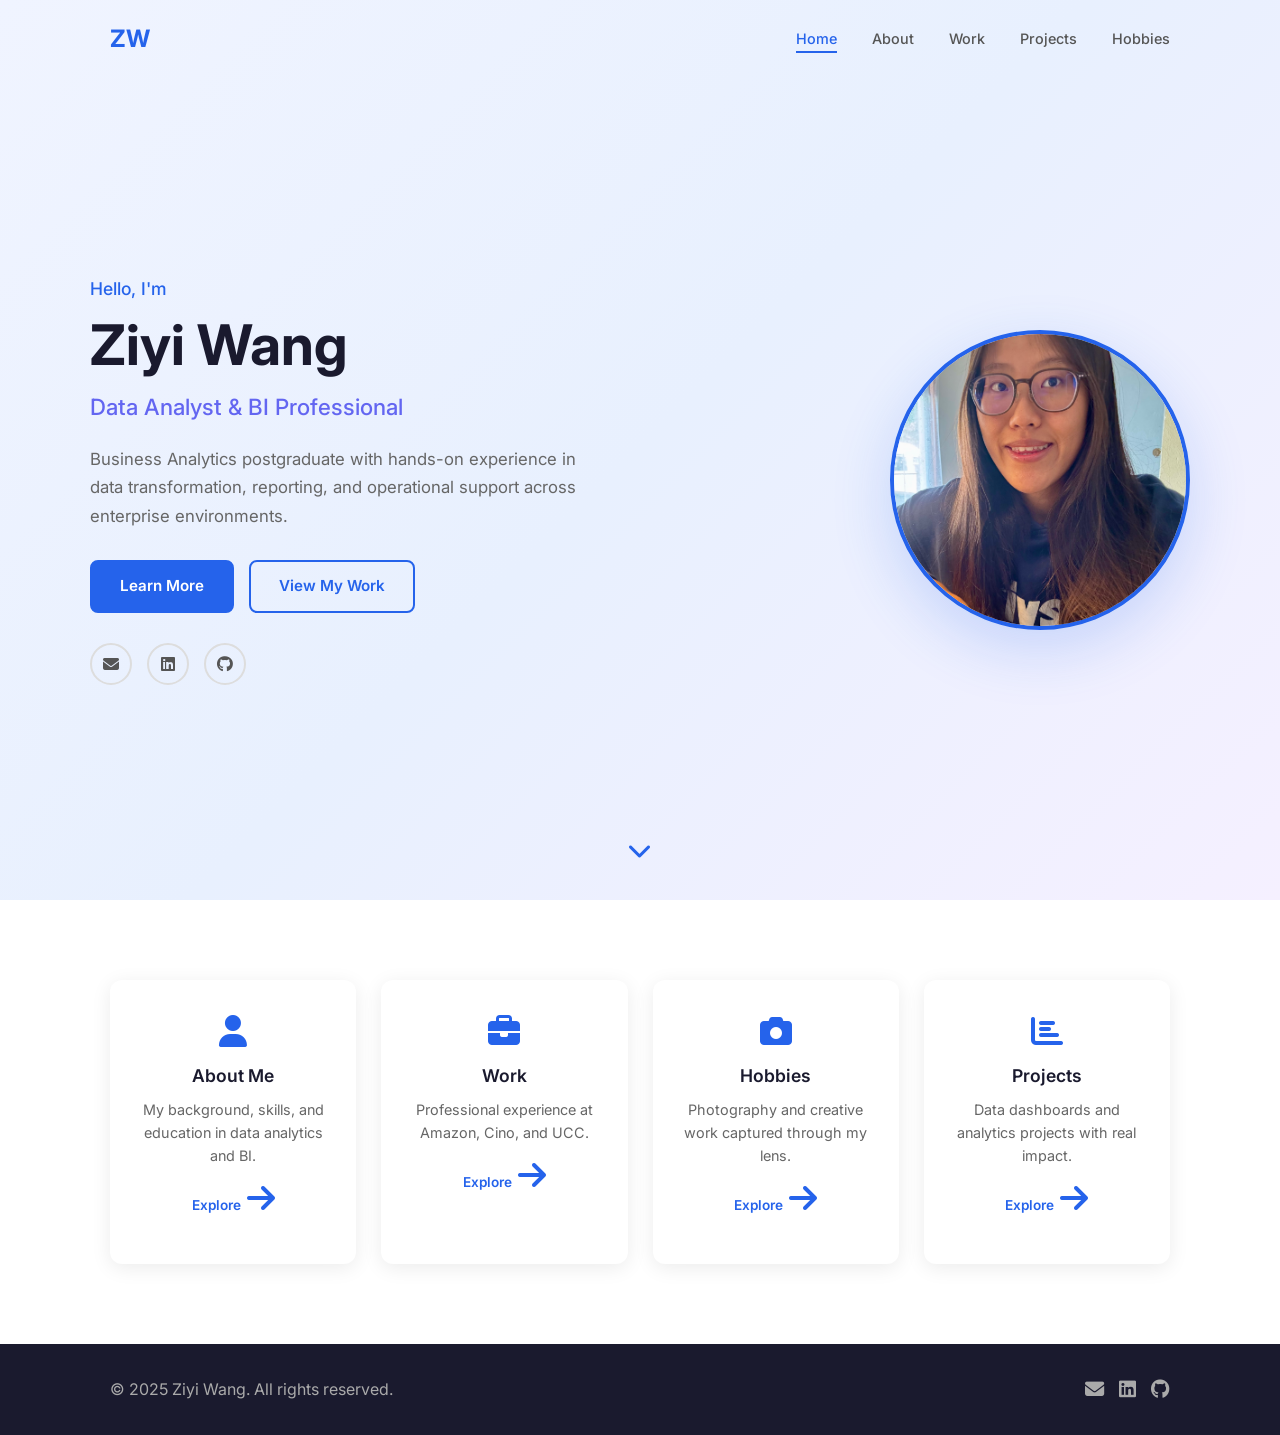
<file: index.html>
<!DOCTYPE html>
<html lang="en">
<head>
    <meta charset="UTF-8">
    <meta name="viewport" content="width=device-width, initial-scale=1.0">
    <title>Ziyi Wang | Portfolio</title>
    <link rel="stylesheet" href="style.css">
    <link href="https://fonts.googleapis.com/css2?family=Inter:wght@300;400;500;600;700&display=swap" rel="stylesheet">
    <link rel="stylesheet" href="https://cdnjs.cloudflare.com/ajax/libs/font-awesome/6.4.0/css/all.min.css">
</head>
<body>

    <!-- Navigation -->
    <nav class="navbar" id="navbar">
        <div class="nav-container">
            <a href="./index.html" class="nav-logo">ZW</a>
            <button class="nav-toggle" id="navToggle">
                <i class="fas fa-bars"></i>
            </button>
            <ul class="nav-links" id="navLinks">
                <li><a href="./index.html" class="active">Home</a></li>
                <li><a href="./about/index.html">About</a></li>
                <li><a href="./work/index.html">Work</a></li>
                <li><a href="./projects/index.html">Projects</a></li>
                <li><a href="./hobbies/index.html">Hobbies</a></li>
            </ul>
        </div>
    </nav>

    <!-- Hero -->
    <section class="hero" id="home">
        <div class="hero-content">
            <div class="hero-text">
                <p class="hero-greeting">Hello, I'm</p>
                <h1 class="hero-name">Ziyi Wang</h1>
                <h2 class="hero-title">Data Analyst & BI Professional</h2>
                <p class="hero-description">
                    Business Analytics postgraduate with hands-on experience in
                    data transformation, reporting, and operational support across
                    enterprise environments.
                </p>
                <div class="hero-buttons">
                    <a href="./about/index.html" class="btn btn-primary">Learn More</a>
                    <a href="./work/index.html" class="btn btn-secondary">View My Work</a>
                </div>
                <div class="hero-socials">
                    <a href="mailto:itszoey211@gmail.com" title="Email">
                        <i class="fas fa-envelope"></i>
                    </a>
                    <a href="https://www.linkedin.com/in/-ziyi-wang/" target="_blank" title="LinkedIn">
                        <i class="fab fa-linkedin"></i>
                    </a>
                    <a href="https://github.com/Itzoeyw" target="_blank" title="GitHub">
                        <i class="fab fa-github"></i>
                    </a>
                </div>
            </div>
            <div class="hero-image">
                <div class="image-wrapper">
                    <img src="assets/profile.jpeg" alt="Ziyi Wang">
                </div>
            </div>
        </div>
        <div class="scroll-indicator">
            <a href="#explore"><i class="fas fa-chevron-down"></i></a>
        </div>
    </section>

    <!-- Quick Intro Cards -->
    <section id="explore" style="background: #fff;">
        <div class="container">
            <div class="intro-cards">
                <a href="./about/index.html" class="intro-card">
                    <i class="fas fa-user"></i>
                    <h3>About Me</h3>
                    <p>My background, skills, and education in data analytics and BI.</p>
                    <span class="card-arrow">Explore <i class="fas fa-arrow-right"></i></span>
                </a>
                <a href="./work/index.html" class="intro-card">
                    <i class="fas fa-briefcase"></i>
                    <h3>Work</h3>
                    <p>Professional experience at Amazon, Cino, and UCC.</p>
                    <span class="card-arrow">Explore <i class="fas fa-arrow-right"></i></span>
                </a>
                <a href="./hobbies/index.html" class="intro-card">
                    <i class="fas fa-camera"></i>
                    <h3>Hobbies</h3>
                    <p>Photography and creative work captured through my lens.</p>
                    <span class="card-arrow">Explore <i class="fas fa-arrow-right"></i></span>
                </a>
                <a href="./projects/index.html" class="intro-card">
                    <i class="fas fa-chart-bar"></i>
                    <h3>Projects</h3>
                    <p>Data dashboards and analytics projects with real impact.</p>
                    <span class="card-arrow">Explore <i class="fas fa-arrow-right"></i></span>
</a>
            </div>
        </div>
    </section>

    <!-- Footer -->
    <footer class="footer">
        <div class="container">
            <div class="footer-content">
                <p>&copy; 2025 Ziyi Wang. All rights reserved.</p>
                <div class="footer-socials">
                    <a href="mailto:itszoey211@gmail.com"><i class="fas fa-envelope"></i></a>
                    <a href="https://www.linkedin.com/in/-ziyi-wang/" target="_blank"><i class="fab fa-linkedin"></i></a>
                    <a href="https://github.com/Itzoeyw" target="_blank"><i class="fab fa-github"></i></a>
                </div>
            </div>
        </div>
    </footer>

    <script>
        // Navbar scroll
        window.addEventListener('scroll', () => {
            document.getElementById('navbar').classList.toggle('scrolled', window.scrollY > 50);
        });

        // Mobile nav
        document.getElementById('navToggle').addEventListener('click', () => {
            document.getElementById('navLinks').classList.toggle('active');
        });
        document.querySelectorAll('.nav-links a').forEach(a => {
            a.addEventListener('click', () => document.getElementById('navLinks').classList.remove('active'));
        });

        // Smooth scroll for anchor links
        document.querySelectorAll('a[href^="#"]').forEach(anchor => {
            anchor.addEventListener('click', (e) => {
                e.preventDefault();
                const t = document.querySelector(anchor.getAttribute('href'));
                if (t) t.scrollIntoView({ behavior: 'smooth' });
            });
        });
    </script>

</body>
</html>
</file>
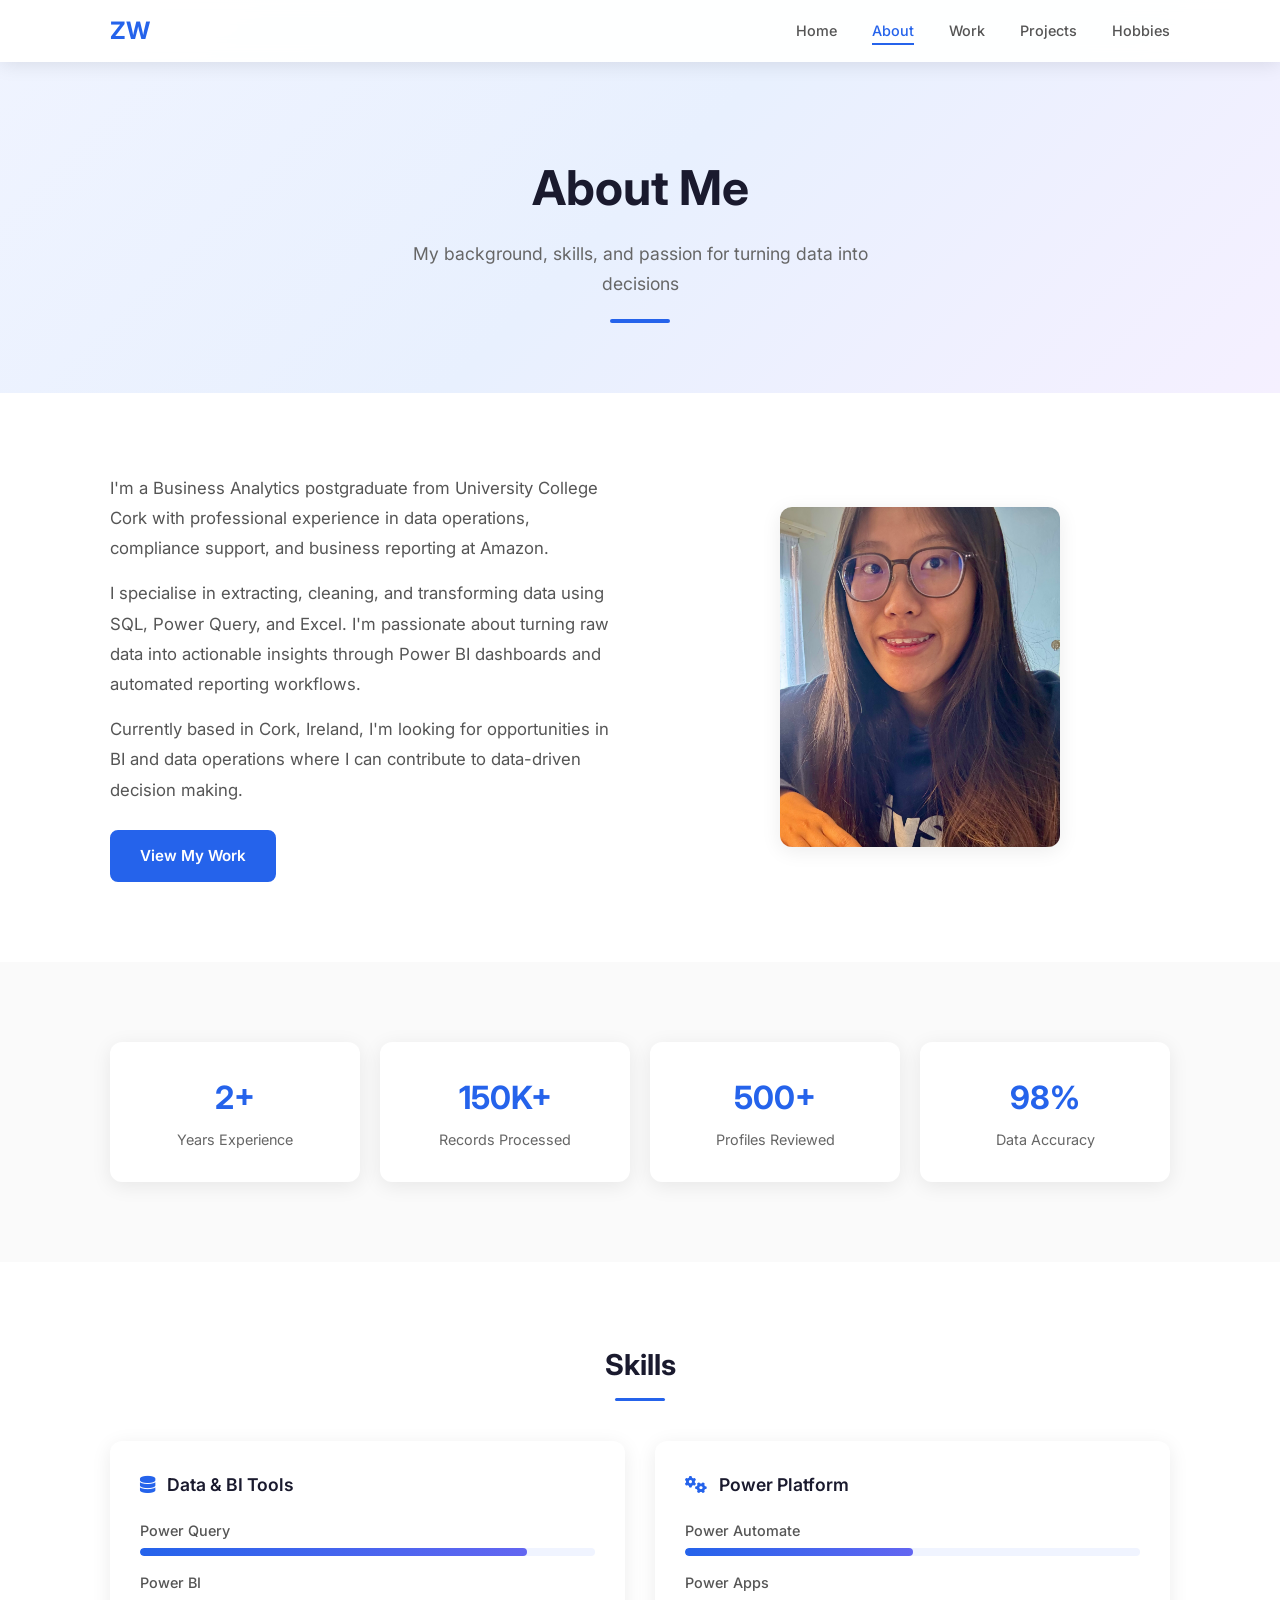
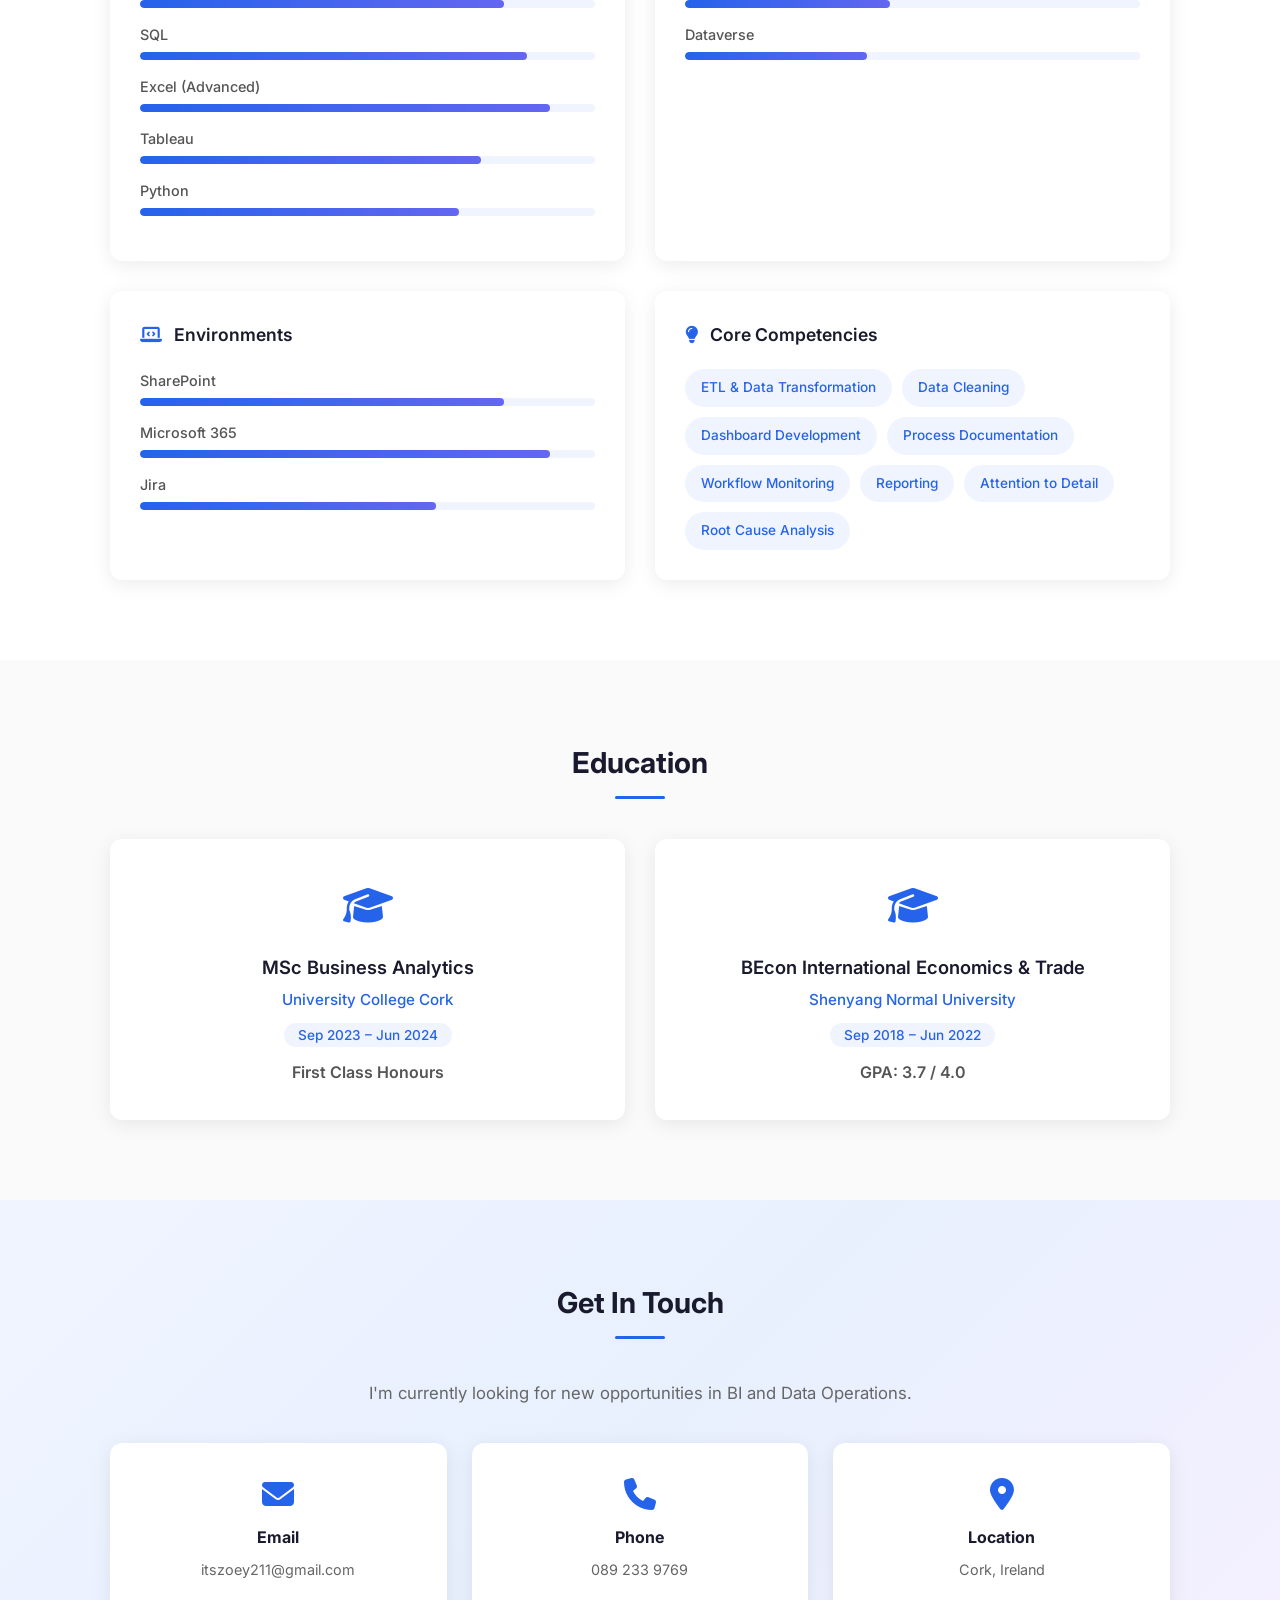
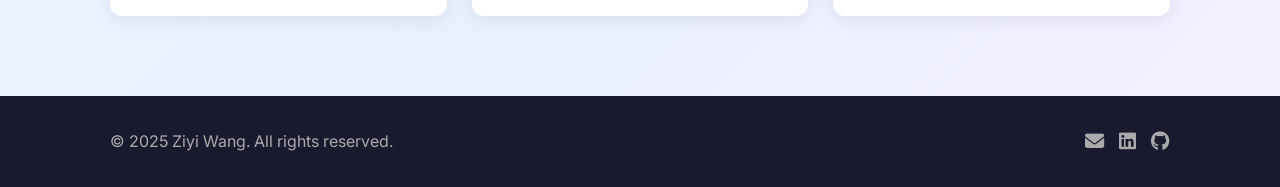
<file: about/index.html>
<!DOCTYPE html>
<html lang="en">
<head>
    <meta charset="UTF-8">
    <meta name="viewport" content="width=device-width, initial-scale=1.0">
    <title>About | Ziyi Wang</title>
    <link rel="stylesheet" href="../style.css">
    <link href="https://fonts.googleapis.com/css2?family=Inter:wght@300;400;500;600;700&display=swap" rel="stylesheet">
    <link rel="stylesheet" href="https://cdnjs.cloudflare.com/ajax/libs/font-awesome/6.4.0/css/all.min.css">
</head>
<body>

    <!-- Navigation -->
    <nav class="navbar navbar-solid" id="navbar">
        <div class="nav-container">
            <a href="../index.html" class="nav-logo">ZW</a>
            <button class="nav-toggle" id="navToggle">
                <i class="fas fa-bars"></i>
            </button>
            <ul class="nav-links" id="navLinks">
                <li><a href="../index.html">Home</a></li>
                <li><a href="../about/index.html" class="active">About</a></li>
                <li><a href="../work/index.html">Work</a></li>
                <li><a href="../projects/index.html">Projects</a></li>
                <li><a href="../hobbies/index.html">Hobbies</a></li>
            </ul>
        </div>
    </nav>

    <!-- Page Header -->
    <section class="page-header">
        <div class="container">
            <h1 class="page-header-title">About Me</h1>
            <p class="page-header-subtitle">
                My background, skills, and passion for turning data into decisions
            </p>
            <div class="page-header-line"></div>
        </div>
    </section>

    <!-- About -->
    <section class="section" style="background: #fff;">
        <div class="container">
            <div class="about-grid">
                <div class="about-text">
                    <p>
                        I'm a Business Analytics postgraduate from University College Cork
                        with professional experience in data operations, compliance support,
                        and business reporting at Amazon.
                    </p>
                    <p>
                        I specialise in extracting, cleaning, and transforming data using
                        SQL, Power Query, and Excel. I'm passionate about turning raw data
                        into actionable insights through Power BI dashboards and automated
                        reporting workflows.
                    </p>
                    <p>
                        Currently based in Cork, Ireland, I'm looking for opportunities in
                        BI and data operations where I can contribute to data-driven
                        decision making.
                    </p>
                    <div style="margin-top: 25px;">
                        <a href="../work/index.html" class="btn btn-primary">View My Work</a>
                    </div>
                </div>
                <div class="about-image-col">
                    <div class="about-photo">
                        <img src="../assets/profile.jpeg" alt="Ziyi Wang">
                    </div>
                </div>
            </div>
        </div>
    </section>

    <!-- Stats -->
    <section class="section section-alt">
        <div class="container">
            <div class="about-stats">
                <div class="stat-card">
                    <h3>2+</h3><p>Years Experience</p>
                </div>
                <div class="stat-card">
                    <h3>150K+</h3><p>Records Processed</p>
                </div>
                <div class="stat-card">
                    <h3>500+</h3><p>Profiles Reviewed</p>
                </div>
                <div class="stat-card">
                    <h3>98%</h3><p>Data Accuracy</p>
                </div>
            </div>
        </div>
    </section>

    <!-- Skills -->
    <section class="section" style="background: #fff;">
        <div class="container">
            <h2 class="section-title center">Skills</h2>
            <div class="section-line center"></div>
            <div class="skills-grid">
                <div class="skill-category">
                    <h3><i class="fas fa-database"></i> Data & BI Tools</h3>
                    <div class="skill-items">
                        <div class="skill-item">
                            <span class="skill-name">Power Query</span>
                            <div class="skill-bar"><div class="skill-fill" style="--w: 85%"></div></div>
                        </div>
                        <div class="skill-item">
                            <span class="skill-name">Power BI</span>
                            <div class="skill-bar"><div class="skill-fill" style="--w: 80%"></div></div>
                        </div>
                        <div class="skill-item">
                            <span class="skill-name">SQL</span>
                            <div class="skill-bar"><div class="skill-fill" style="--w: 85%"></div></div>
                        </div>
                        <div class="skill-item">
                            <span class="skill-name">Excel (Advanced)</span>
                            <div class="skill-bar"><div class="skill-fill" style="--w: 90%"></div></div>
                        </div>
                        <div class="skill-item">
                            <span class="skill-name">Tableau</span>
                            <div class="skill-bar"><div class="skill-fill" style="--w: 75%"></div></div>
                        </div>
                        <div class="skill-item">
                            <span class="skill-name">Python</span>
                            <div class="skill-bar"><div class="skill-fill" style="--w: 70%"></div></div>
                        </div>
                    </div>
                </div>
                <div class="skill-category">
                    <h3><i class="fas fa-cogs"></i> Power Platform</h3>
                    <div class="skill-items">
                        <div class="skill-item">
                            <span class="skill-name">Power Automate</span>
                            <div class="skill-bar"><div class="skill-fill" style="--w: 50%"></div></div>
                        </div>
                        <div class="skill-item">
                            <span class="skill-name">Power Apps</span>
                            <div class="skill-bar"><div class="skill-fill" style="--w: 45%"></div></div>
                        </div>
                        <div class="skill-item">
                            <span class="skill-name">Dataverse</span>
                            <div class="skill-bar"><div class="skill-fill" style="--w: 40%"></div></div>
                        </div>
                    </div>
                </div>
                <div class="skill-category">
                    <h3><i class="fas fa-laptop-code"></i> Environments</h3>
                    <div class="skill-items">
                        <div class="skill-item">
                            <span class="skill-name">SharePoint</span>
                            <div class="skill-bar"><div class="skill-fill" style="--w: 80%"></div></div>
                        </div>
                        <div class="skill-item">
                            <span class="skill-name">Microsoft 365</span>
                            <div class="skill-bar"><div class="skill-fill" style="--w: 90%"></div></div>
                        </div>
                        <div class="skill-item">
                            <span class="skill-name">Jira</span>
                            <div class="skill-bar"><div class="skill-fill" style="--w: 65%"></div></div>
                        </div>
                    </div>
                </div>
                <div class="skill-category">
                    <h3><i class="fas fa-lightbulb"></i> Core Competencies</h3>
                    <div class="competency-tags">
                        <span>ETL & Data Transformation</span>
                        <span>Data Cleaning</span>
                        <span>Dashboard Development</span>
                        <span>Process Documentation</span>
                        <span>Workflow Monitoring</span>
                        <span>Reporting</span>
                        <span>Attention to Detail</span>
                        <span>Root Cause Analysis</span>
                    </div>
                </div>
            </div>
        </div>
    </section>

    <!-- Education -->
    <section class="section section-alt">
        <div class="container">
            <h2 class="section-title center">Education</h2>
            <div class="section-line center"></div>
            <div class="education-grid">
                <div class="education-card">
                    <div class="edu-icon"><i class="fas fa-graduation-cap"></i></div>
                    <h3>MSc Business Analytics</h3>
                    <h4>University College Cork</h4>
                    <span class="edu-date">Sep 2023 – Jun 2024</span>
                    <p class="edu-grade">First Class Honours</p>
                </div>
                <div class="education-card">
                    <div class="edu-icon"><i class="fas fa-graduation-cap"></i></div>
                    <h3>BEcon International Economics & Trade</h3>
                    <h4>Shenyang Normal University</h4>
                    <span class="edu-date">Sep 2018 – Jun 2022</span>
                    <p class="edu-grade">GPA: 3.7 / 4.0</p>
                </div>
            </div>
        </div>
    </section>

    <!-- Contact -->
    <section class="section contact-section">
        <div class="container">
            <h2 class="section-title center">Get In Touch</h2>
            <div class="section-line center"></div>
            <p class="contact-intro center">
                I'm currently looking for new opportunities in BI and Data Operations.
            </p>
            <div class="contact-cards">
                <a href="mailto:itszoey211@gmail.com" class="contact-card">
                    <i class="fas fa-envelope"></i>
                    <h4>Email</h4>
                    <p>itszoey211@gmail.com</p>
                </a>
                <a href="tel:0892339769" class="contact-card">
                    <i class="fas fa-phone"></i>
                    <h4>Phone</h4>
                    <p>089 233 9769</p>
                </a>
                <a class="contact-card">
                    <i class="fas fa-map-marker-alt"></i>
                    <h4>Location</h4>
                    <p>Cork, Ireland</p>
                </a>
            </div>
        </div>
    </section>

    <!-- Footer -->
    <footer class="footer">
        <div class="container">
            <div class="footer-content">
                <p>&copy; 2025 Ziyi Wang. All rights reserved.</p>
                <div class="footer-socials">
                    <a href="mailto:itszoey211@gmail.com"><i class="fas fa-envelope"></i></a>
                    <a href="https://www.linkedin.com/in/-ziyi-wang/" target="_blank"><i class="fab fa-linkedin"></i></a>
                    <a href="https://github.com/Itzoeyw" target="_blank"><i class="fab fa-github"></i></a>
                </div>
            </div>
        </div>
    </footer>

    <script>
        // Mobile nav
        document.getElementById('navToggle').addEventListener('click', () => {
            document.getElementById('navLinks').classList.toggle('active');
        });
        document.querySelectorAll('.nav-links a').forEach(a => {
            a.addEventListener('click', () => document.getElementById('navLinks').classList.remove('active'));
        });
    </script>

</body>
</html>
</file>
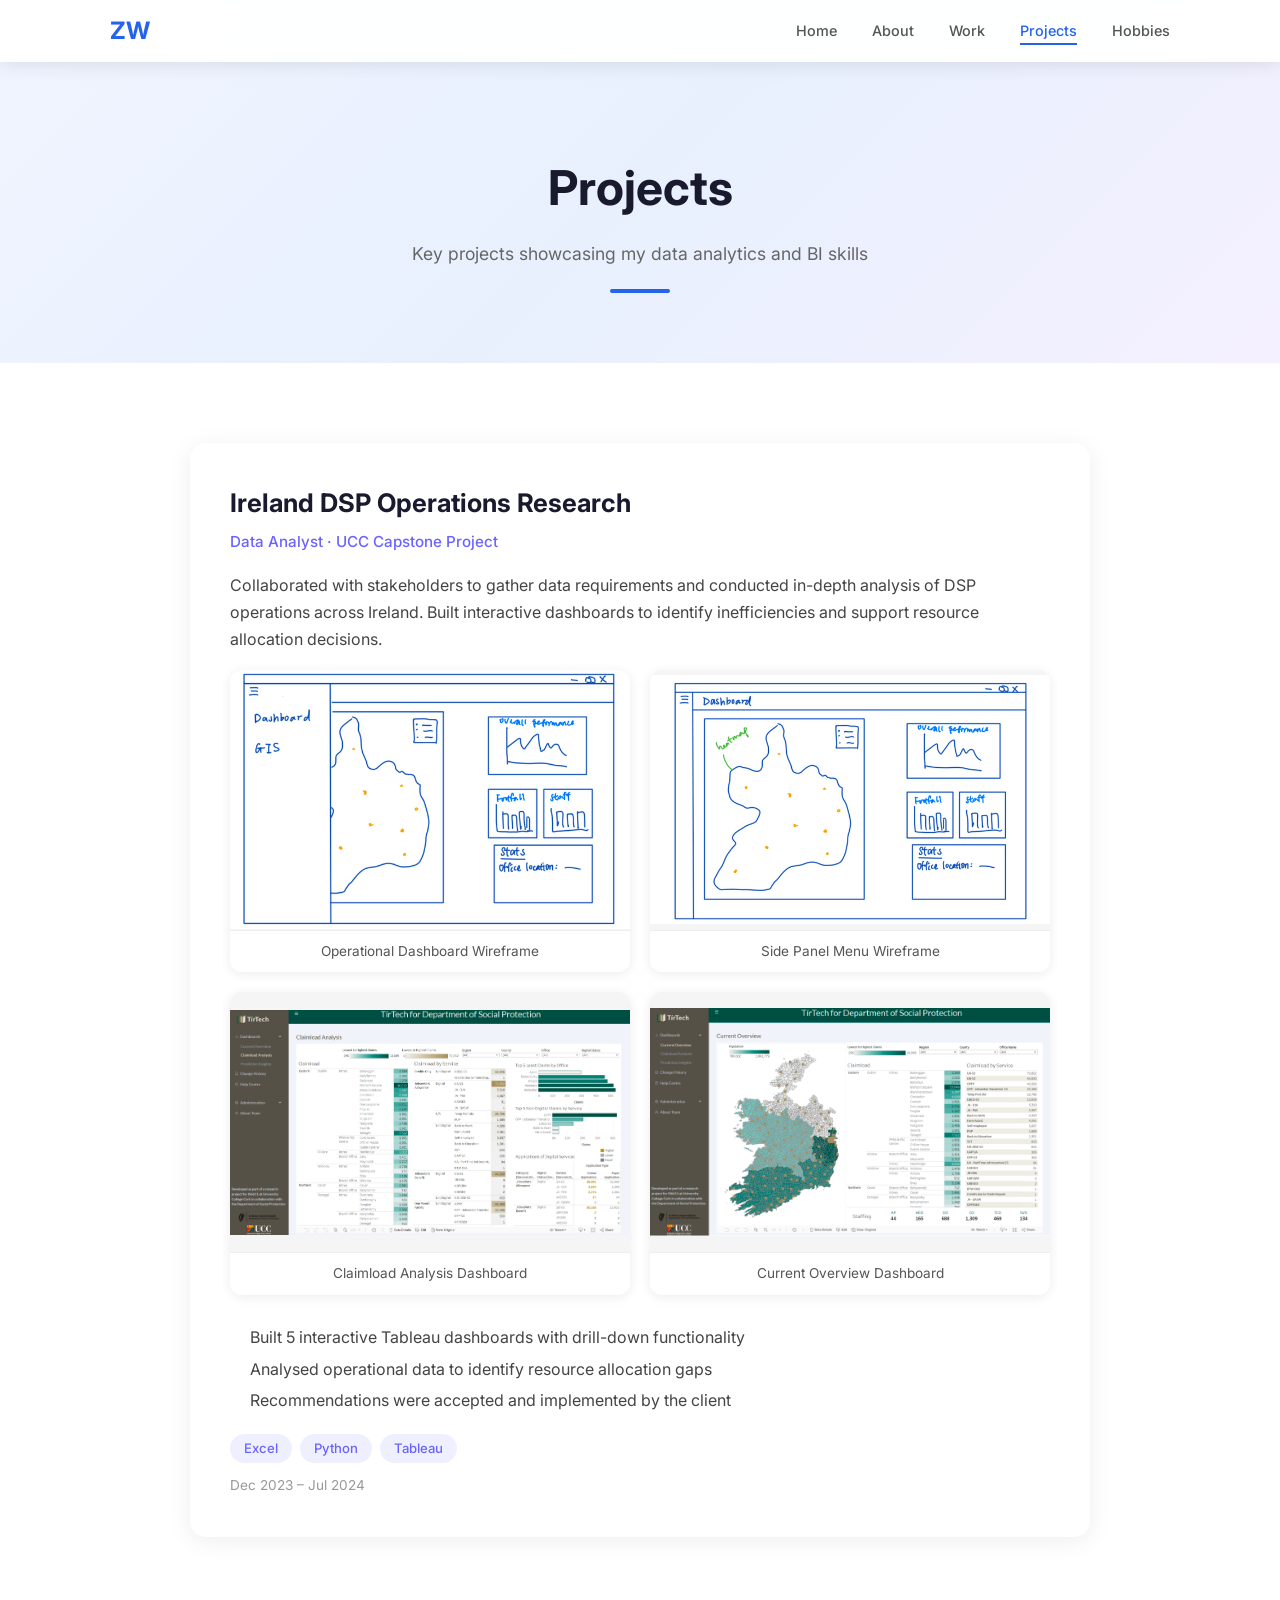
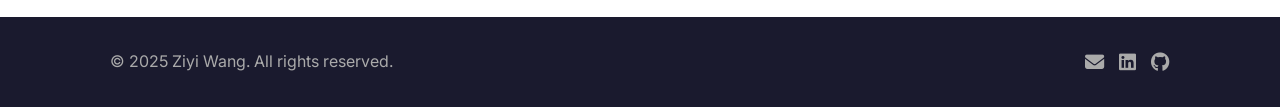
<file: projects/index.html>
<!DOCTYPE html>
<html lang="en">
<head>
    <meta charset="UTF-8">
    <meta name="viewport" content="width=device-width, initial-scale=1.0">
    <title>Projects | Ziyi Wang</title>
    <link rel="stylesheet" href="../style.css">
    <link href="https://fonts.googleapis.com/css2?family=Inter:wght@300;400;500;600;700&display=swap" rel="stylesheet">
    <link rel="stylesheet" href="https://cdnjs.cloudflare.com/ajax/libs/font-awesome/6.4.0/css/all.min.css">
    <style>
        /* Project Gallery Styles */
        .project-gallery {
            display: grid;
            grid-template-columns: 1fr 1fr;
            gap: 20px;
            margin-bottom: 30px;
        }

        .project-gallery-item {
            border-radius: 12px;
            overflow: hidden;
            box-shadow: 0 2px 12px rgba(0,0,0,0.08);
            background: #fafafa;
        }

        .project-gallery-item img {
            width: 100%;
            height: 260px;
            object-fit: contain;
            background: #f5f5f5;
            display: block;
        }

        .project-gallery-caption {
            padding: 10px 14px;
            font-size: 0.85rem;
            color: #555;
            text-align: center;
            border-top: 1px solid #eee;
            background: #fff;
        }

        /* Single project card layout */
        .project-single-card {
            background: #fff;
            border-radius: 16px;
            box-shadow: 0 4px 24px rgba(0,0,0,0.07);
            overflow: hidden;
            max-width: 900px;
            margin: 0 auto;
            padding: 40px;
        }

        .project-single-card h3 {
            font-size: 1.6rem;
            margin-bottom: 6px;
            color: #1a1a2e;
        }

        .project-single-card .project-role {
            font-size: 0.95rem;
            color: #6c63ff;
            font-weight: 500;
            margin-bottom: 18px;
        }

        .project-single-card p {
            color: #444;
            line-height: 1.7;
            margin-bottom: 16px;
        }

        .project-single-card ul {
            padding-left: 20px;
            margin-bottom: 20px;
        }

        .project-single-card ul li {
            color: #444;
            margin-bottom: 6px;
            line-height: 1.6;
        }

        .project-single-card .project-detail-tags {
            display: flex;
            flex-wrap: wrap;
            gap: 8px;
            margin-bottom: 12px;
        }

        .project-single-card .project-detail-tags span {
            background: #eef0ff;
            color: #6c63ff;
            padding: 4px 14px;
            border-radius: 20px;
            font-size: 0.82rem;
            font-weight: 500;
        }

        .project-single-card .project-detail-date {
            font-size: 0.85rem;
            color: #999;
            margin-top: 6px;
        }

        @media (max-width: 600px) {
            .project-gallery {
                grid-template-columns: 1fr;
            }
            .project-single-card {
                padding: 24px 18px;
            }
            .project-gallery-item img {
                height: 200px;
            }
        }
    </style>
</head>
<body>

    <!-- Navigation -->
    <nav class="navbar navbar-solid" id="navbar">
        <div class="nav-container">
            <a href="../index.html" class="nav-logo">ZW</a>
            <button class="nav-toggle" id="navToggle">
                <i class="fas fa-bars"></i>
            </button>
            <ul class="nav-links" id="navLinks">
                <li><a href="../index.html">Home</a></li>
                <li><a href="../about/index.html">About</a></li>
                <li><a href="../work/index.html">Work</a></li>
                <li><a href="../projects/index.html" class="active">Projects</a></li>
                <li><a href="../hobbies/index.html">Hobbies</a></li>
            </ul>
        </div>
    </nav>

    <!-- Page Header -->
    <section class="page-header">
        <div class="container">
            <h1 class="page-header-title">Projects</h1>
            <p class="page-header-subtitle">
                Key projects showcasing my data analytics and BI skills
            </p>
            <div class="page-header-line"></div>
        </div>
    </section>

    <!-- Single Project -->
    <section class="section" style="background: #fff;">
        <div class="container">

            <div class="project-single-card">
                <h3>Ireland DSP Operations Research</h3>
                <div class="project-role">Data Analyst · UCC Capstone Project</div>
                <p>
                    Collaborated with stakeholders to gather data requirements and conducted
                    in-depth analysis of DSP operations across Ireland. Built interactive
                    dashboards to identify inefficiencies and support resource allocation decisions.
                </p>

                <!-- 4 Image Gallery -->
                <div class="project-gallery">
                    <div class="project-gallery-item">
                        <img src="../assets/projects/project1.jpeg" alt="Operational Dashboard Wireframe">
                        <div class="project-gallery-caption">Operational Dashboard Wireframe</div>
                    </div>
                    <div class="project-gallery-item">
                        <img src="../assets/projects/project2.jpeg" alt="Side Panel Menu Wireframe">
                        <div class="project-gallery-caption">Side Panel Menu Wireframe</div>
                    </div>
                    <div class="project-gallery-item">
                        <img src="../assets/projects/project3.jpeg" alt="Claimload Analysis Dashboard">
                        <div class="project-gallery-caption">Claimload Analysis Dashboard</div>
                    </div>
                    <div class="project-gallery-item">
                        <img src="../assets/projects/project4.jpeg" alt="Current Overview Dashboard">
                        <div class="project-gallery-caption">Current Overview Dashboard</div>
                    </div>
                </div>

                <ul>
                    <li>Built 5 interactive Tableau dashboards with drill-down functionality</li>
                    <li>Analysed operational data to identify resource allocation gaps</li>
                    <li>Recommendations were accepted and implemented by the client</li>
                </ul>
                <div class="project-detail-tags">
                    <span>Excel</span>
                    <span>Python</span>
                    <span>Tableau</span>
                </div>
                <div class="project-detail-date">Dec 2023 – Jul 2024</div>
            </div>

        </div>
    </section>

    <!-- Footer -->
    <footer class="footer">
        <div class="container">
            <div class="footer-content">
                <p>&copy; 2025 Ziyi Wang. All rights reserved.</p>
                <div class="footer-socials">
                    <a href="mailto:itszoey211@gmail.com"><i class="fas fa-envelope"></i></a>
                    <a href="https://www.linkedin.com/in/-ziyi-wang/" target="_blank"><i class="fab fa-linkedin"></i></a>
                    <a href="https://github.com/Itzoeyw" target="_blank"><i class="fab fa-github"></i></a>
                </div>
            </div>
        </div>
    </footer>

    <script>
        document.getElementById('navToggle').addEventListener('click', () => {
            document.getElementById('navLinks').classList.toggle('active');
        });
        document.querySelectorAll('.nav-links a').forEach(a => {
            a.addEventListener('click', () => document.getElementById('navLinks').classList.remove('active'));
        });
    </script>
</body>
</html>
</file>
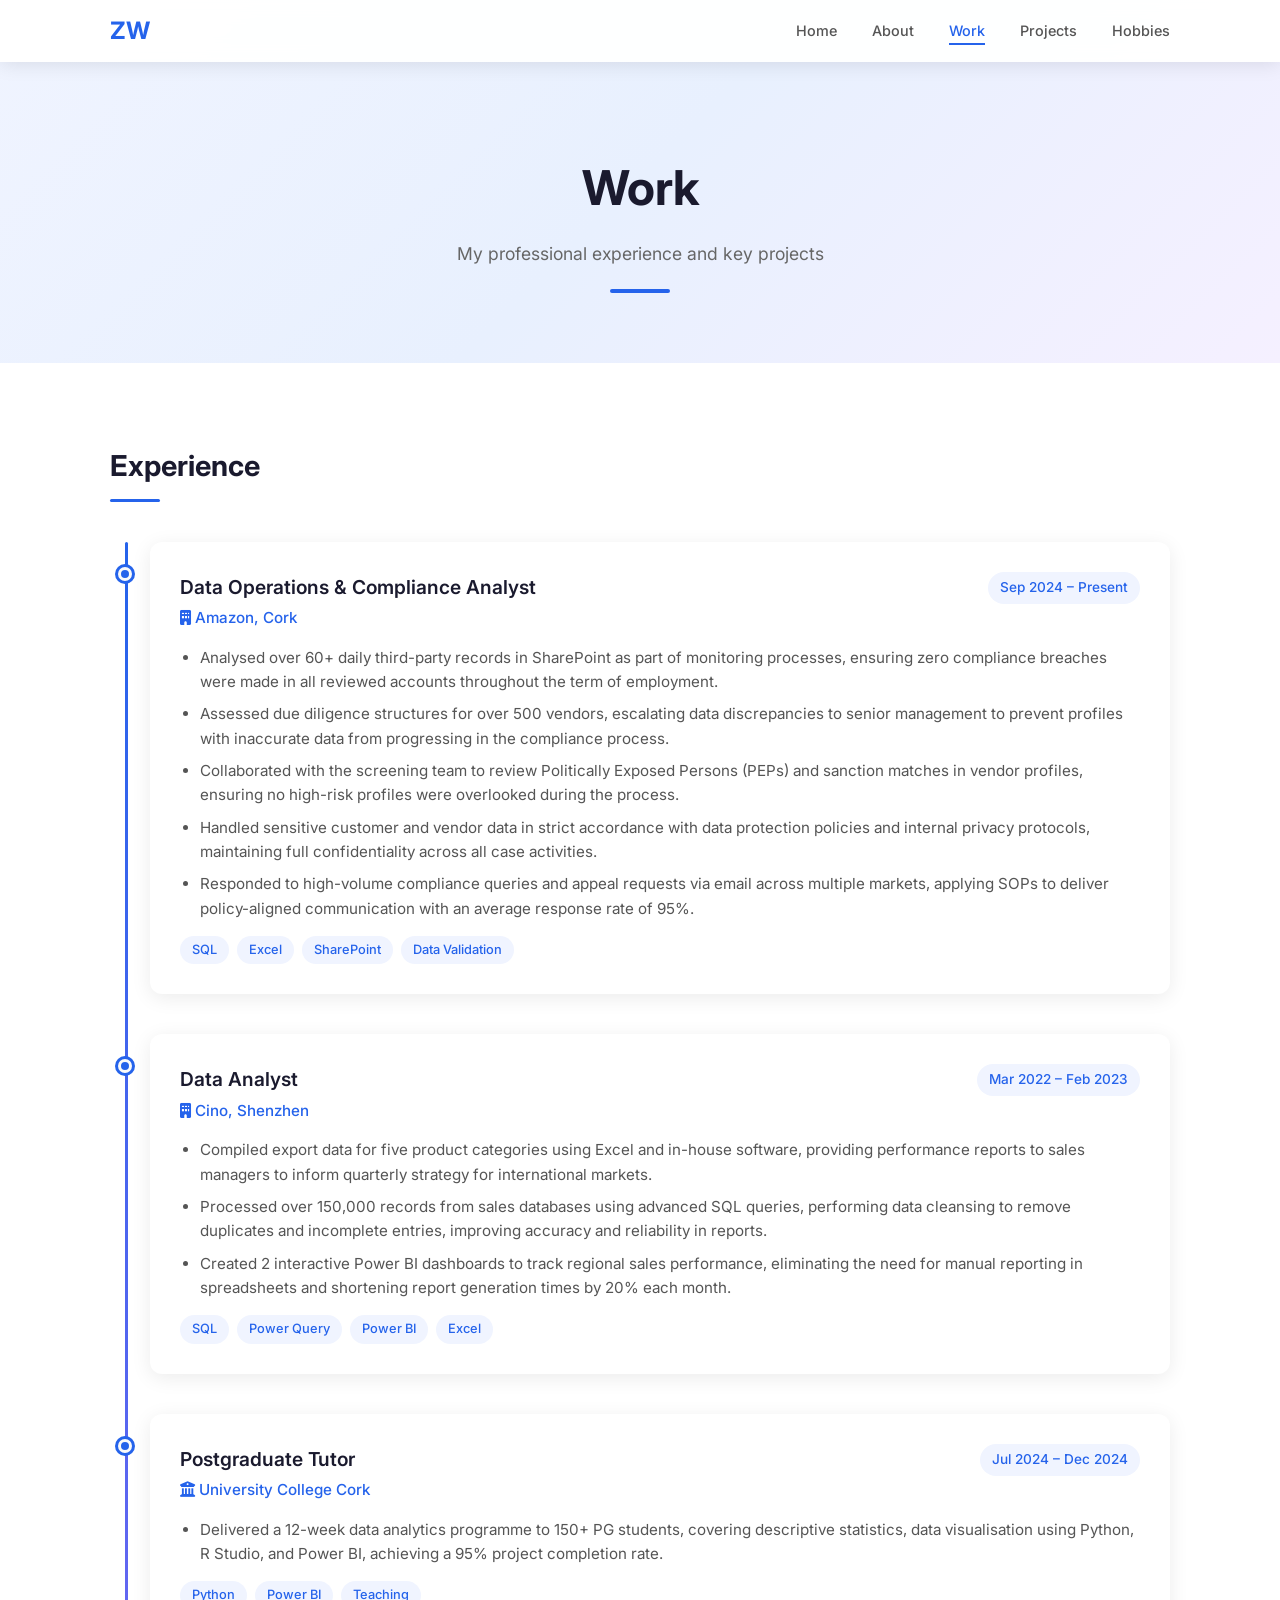
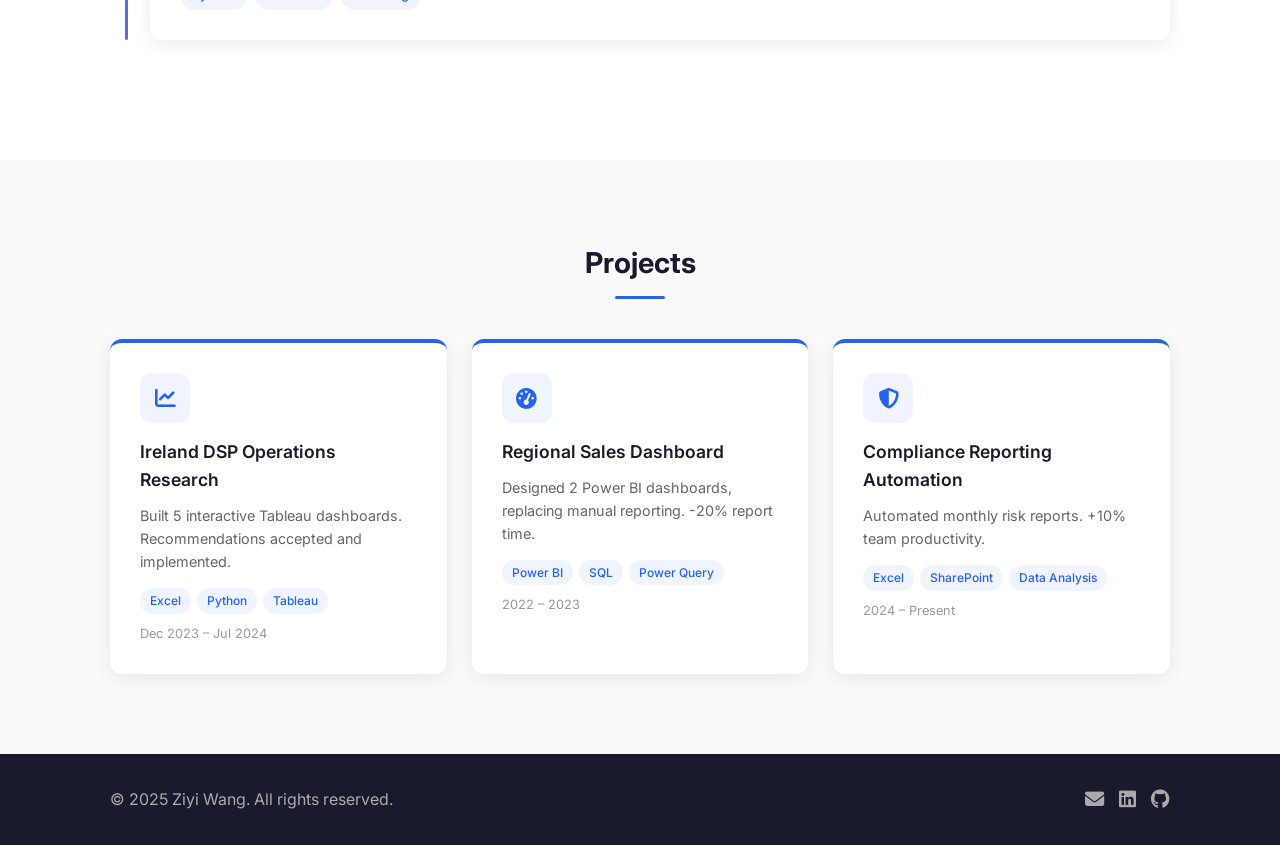
<file: work/index.html>
<!DOCTYPE html>
<html lang="en">
<head>
    <meta charset="UTF-8">
    <meta name="viewport" content="width=device-width, initial-scale=1.0">
    <title>Work | Ziyi Wang</title>
    <link rel="stylesheet" href="../style.css">
    <link href="https://fonts.googleapis.com/css2?family=Inter:wght@300;400;500;600;700&display=swap" rel="stylesheet">
    <link rel="stylesheet" href="https://cdnjs.cloudflare.com/ajax/libs/font-awesome/6.4.0/css/all.min.css">
</head>
<body>

    <!-- Navigation -->
    <nav class="navbar navbar-solid" id="navbar">
        <div class="nav-container">
            <a href="../index.html" class="nav-logo">ZW</a>
            <button class="nav-toggle" id="navToggle">
                <i class="fas fa-bars"></i>
            </button>
            <ul class="nav-links" id="navLinks">
                <li><a href="../index.html">Home</a></li>
                <li><a href="../about/index.html">About</a></li>
                <li><a href="../work/index.html" class="active">Work</a></li>
                <li><a href="../projects/index.html">Projects</a></li>
                <li><a href="../hobbies/index.html">Hobbies</a></li>
            </ul>
        </div>
    </nav>

    <!-- Page Header -->
    <section class="page-header">
        <div class="container">
            <h1 class="page-header-title">Work</h1>
            <p class="page-header-subtitle">
                My professional experience and key projects
            </p>
            <div class="page-header-line"></div>
        </div>
    </section>

    <!-- Experience -->
    <section class="section" style="background: #fff;">
        <div class="container">
            <h2 class="section-title">Experience</h2>
            <div class="section-line"></div>
            <div class="timeline">
                <div class="timeline-item">
                    <div class="timeline-dot"></div>
                    <div class="timeline-card">
                        <div class="timeline-header">
                            <div>
                                <h3>Data Operations & Compliance Analyst</h3>
                                <h4><i class="fas fa-building"></i> Amazon, Cork</h4>
                            </div>
                            <span class="timeline-date">Sep 2024 – Present</span>
                        </div>
                        <ul class="timeline-list">
                            <li>Analysed over 60+ daily third-party records in SharePoint as part of monitoring processes, ensuring zero compliance breaches were made in all reviewed accounts throughout the term of employment.</li>
                            <li>Assessed due diligence structures for over 500 vendors, escalating data discrepancies to senior management to prevent profiles with inaccurate data from progressing in the compliance process.
</li>
                            <li> Collaborated with the screening team to review Politically Exposed Persons (PEPs) and sanction matches in vendor profiles, ensuring no high-risk profiles were overlooked during the process.
</li>
                            <li>Handled sensitive customer and vendor data in strict accordance with data protection policies and internal privacy protocols, maintaining full confidentiality across all case activities.
</li>
                            <li>Responded to high-volume compliance queries and appeal requests via email across multiple markets, applying SOPs to deliver policy-aligned communication with an average response rate of 95%.
</li>
                        </ul>
                        <div class="timeline-tags">
                            <span>SQL</span><span>Excel</span><span>SharePoint</span><span>Data Validation</span>
                        </div>
                    </div>
                </div>
                <div class="timeline-item">
                    <div class="timeline-dot"></div>
                    <div class="timeline-card">
                        <div class="timeline-header">
                            <div>
                                <h3>Data Analyst</h3>
                                <h4><i class="fas fa-building"></i> Cino, Shenzhen</h4>
                            </div>
                            <span class="timeline-date">Mar 2022 – Feb 2023</span>
                        </div>
                        <ul class="timeline-list">
                            <li>Compiled export data for five product categories using Excel and in-house software, providing performance reports to sales managers to inform quarterly strategy for international markets.
</li>
                            <li>Processed over 150,000 records from sales databases using advanced SQL queries, performing data cleansing to remove duplicates and incomplete entries, improving accuracy and reliability in reports.
</li>
                            <li>Created 2 interactive Power BI dashboards to track regional sales performance, eliminating the need for manual reporting in spreadsheets and shortening report generation times by 20% each month.
</li>
                            
                        </ul>
                        <div class="timeline-tags">
                            <span>SQL</span><span>Power Query</span><span>Power BI</span><span>Excel</span>
                        </div>
                    </div>
                </div>
                <div class="timeline-item">
                    <div class="timeline-dot"></div>
                    <div class="timeline-card">
                        <div class="timeline-header">
                            <div>
                                <h3>Postgraduate Tutor</h3>
                                <h4><i class="fas fa-university"></i> University College Cork</h4>
                            </div>
                            <span class="timeline-date">Jul 2024 – Dec 2024</span>
                        </div>
                        <ul class="timeline-list">
                            <li>Delivered a 12-week data analytics programme to 150+ PG students, covering descriptive statistics, data visualisation using Python, R Studio, and Power BI, achieving a 95% project completion rate.</li>
                         
                        </ul>
                        <div class="timeline-tags">
                            <span>Python</span><span>Power BI</span><span>Teaching</span>
                        </div>
                    </div>
                </div>
            </div>
        </div>
    </section>

    <!-- Projects -->
    <section class="section section-alt">
        <div class="container">
            <h2 class="section-title center">Projects</h2>
            <div class="section-line center"></div>
            <div class="projects-grid">
                <div class="project-card">
                    <div class="project-icon"><i class="fas fa-chart-line"></i></div>
                    <h3>Ireland DSP Operations Research</h3>
                    <p>Built 5 interactive Tableau dashboards. Recommendations accepted and implemented.</p>
                    <div class="project-tags">
                        <span>Excel</span><span>Python</span><span>Tableau</span>
                    </div>
                    <div class="project-date">Dec 2023 – Jul 2024</div>
                </div>
                <div class="project-card">
                    <div class="project-icon"><i class="fas fa-tachometer-alt"></i></div>
                    <h3>Regional Sales Dashboard</h3>
                    <p>Designed 2 Power BI dashboards, replacing manual reporting. -20% report time.</p>
                    <div class="project-tags">
                        <span>Power BI</span><span>SQL</span><span>Power Query</span>
                    </div>
                    <div class="project-date">2022 – 2023</div>
                </div>
                <div class="project-card">
                    <div class="project-icon"><i class="fas fa-shield-alt"></i></div>
                    <h3>Compliance Reporting Automation</h3>
                    <p>Automated monthly risk reports. +10% team productivity.</p>
                    <div class="project-tags">
                        <span>Excel</span><span>SharePoint</span><span>Data Analysis</span>
                    </div>
                    <div class="project-date">2024 – Present</div>
                </div>
            </div>
        </div>
    </section>

    <!-- Footer -->
    <footer class="footer">
        <div class="container">
            <div class="footer-content">
                <p>&copy; 2025 Ziyi Wang. All rights reserved.</p>
                <div class="footer-socials">
                    <a href="mailto:itszoey211@gmail.com"><i class="fas fa-envelope"></i></a>
                    <a href="https://www.linkedin.com/in/-ziyi-wang/" target="_blank"><i class="fab fa-linkedin"></i></a>
                    <a href="https://github.com/Itzoeyw" target="_blank"><i class="fab fa-github"></i></a>
                </div>
            </div>
        </div>
    </footer>

    <script>
        // Mobile nav
        document.getElementById('navToggle').addEventListener('click', () => {
            document.getElementById('navLinks').classList.toggle('active');
        });
        document.querySelectorAll('.nav-links a').forEach(a => {
            a.addEventListener('click', () => document.getElementById('navLinks').classList.remove('active'));
        });
    </script>

</body>
</html>
</file>
<file: style.css>
/* ==================== CUSTOM PROPERTIES ==================== */
:root {
    --color-primary: #2563eb;
    --color-primary-dark: #1d4ed8;
    --color-accent: #6366f1;
    --color-bg: #fafafa;
    --color-bg-alt: #fff;
    --color-bg-hero: linear-gradient(135deg, #f0f4ff 0%, #e8f0fe 50%, #f5f0ff 100%);
    --color-bg-card: #fff;
    --color-bg-tag: #f0f4ff;
    --color-text: #333;
    --color-text-light: #555;
    --color-text-lighter: #666;
    --color-text-muted: #999;
    --color-heading: #1a1a2e;
    --color-border: #ddd;
    --color-footer-bg: #1a1a2e;
    --color-footer-text: #aaa;
    --shadow-card: 0 4px 20px rgba(0, 0, 0, 0.08);
    --radius: 12px;
    --transition: 0.3s ease;
    --font: 'Inter', sans-serif;
}

/* ==================== RESET & BASE ==================== */
* {
    margin: 0;
    padding: 0;
    box-sizing: border-box;
}

html {
    scroll-behavior: smooth;
}

body {
    font-family: var(--font);
    color: var(--color-text);
    line-height: 1.6;
    background-color: var(--color-bg);
    overflow-x: hidden;
}

a {
    text-decoration: none;
    color: inherit;
}

ul {
    list-style: none;
}

img {
    max-width: 100%;
    display: block;
}

.container {
    max-width: 1100px;
    margin: 0 auto;
    padding: 0 20px;
}

/* ==================== NAVBAR ==================== */
.navbar {
    position: fixed;
    top: 0;
    left: 0;
    width: 100%;
    z-index: 1000;
    padding: 20px 0;
    transition: all var(--transition);
    background: transparent;
}

.navbar.scrolled,
.navbar-solid {
    background: rgba(255, 255, 255, 0.95);
    backdrop-filter: blur(10px);
    box-shadow: 0 2px 20px rgba(0, 0, 0, 0.1);
    padding: 12px 0;
}

.nav-container {
    max-width: 1100px;
    margin: 0 auto;
    padding: 0 20px;
    display: flex;
    justify-content: space-between;
    align-items: center;
}

.nav-logo {
    font-size: 1.5rem;
    font-weight: 700;
    color: var(--color-primary);
    transition: transform var(--transition);
}

.nav-logo:hover {
    transform: scale(1.05);
}

.nav-links {
    display: flex;
    gap: 35px;
}

.nav-links a {
    font-size: 0.9rem;
    font-weight: 500;
    color: var(--color-text-light);
    transition: color var(--transition);
    position: relative;
    padding: 4px 0;
}

.nav-links a:hover,
.nav-links a.active {
    color: var(--color-primary);
}

.nav-links a::after {
    content: '';
    position: absolute;
    bottom: -2px;
    left: 0;
    width: 0;
    height: 2px;
    background: var(--color-primary);
    transition: width var(--transition);
}

.nav-links a:hover::after,
.nav-links a.active::after {
    width: 100%;
}

.nav-toggle {
    display: none;
    background: none;
    border: none;
    font-size: 1.5rem;
    cursor: pointer;
    color: var(--color-text);
}

/* ==================== HERO ==================== */
.hero {
    min-height: 100vh;
    display: flex;
    flex-direction: column;
    justify-content: center;
    align-items: center;
    padding: 120px 20px 60px;
    background: var(--color-bg-hero);
    position: relative;
}

.hero-content {
    max-width: 1100px;
    width: 100%;
    display: flex;
    align-items: center;
    justify-content: space-between;
    gap: 60px;
}

.hero-text {
    flex: 1;
}

.hero-greeting {
    font-size: 1.1rem;
    color: var(--color-primary);
    font-weight: 500;
    margin-bottom: 8px;
}

.hero-name {
    font-size: 3.5rem;
    font-weight: 700;
    color: var(--color-heading);
    margin-bottom: 10px;
    line-height: 1.2;
}

.hero-title {
    font-size: 1.4rem;
    color: var(--color-accent);
    font-weight: 500;
    margin-bottom: 20px;
}

.hero-description {
    font-size: 1.05rem;
    color: var(--color-text-lighter);
    max-width: 500px;
    margin-bottom: 30px;
    line-height: 1.7;
}

.hero-buttons {
    display: flex;
    gap: 15px;
    margin-bottom: 30px;
}

.btn {
    padding: 12px 28px;
    border-radius: 8px;
    font-weight: 600;
    font-size: 0.95rem;
    transition: all var(--transition);
    cursor: pointer;
    display: inline-block;
}

.btn-primary {
    background: var(--color-primary);
    color: white;
    border: 2px solid var(--color-primary);
}

.btn-primary:hover {
    background: var(--color-primary-dark);
    transform: translateY(-2px);
    box-shadow: 0 4px 15px rgba(37, 99, 235, 0.4);
}

.btn-secondary {
    background: transparent;
    color: var(--color-primary);
    border: 2px solid var(--color-primary);
}

.btn-secondary:hover {
    background: var(--color-primary);
    color: white;
    transform: translateY(-2px);
}

.hero-socials {
    display: flex;
    gap: 15px;
}

.hero-socials a {
    width: 42px;
    height: 42px;
    border-radius: 50%;
    border: 2px solid var(--color-border);
    display: flex;
    align-items: center;
    justify-content: center;
    color: var(--color-text-light);
    transition: all var(--transition);
}

.hero-socials a:hover {
    border-color: var(--color-primary);
    color: var(--color-primary);
    transform: translateY(-3px);
}

.hero-image {
    flex-shrink: 0;
}

.image-wrapper {
    width: 300px;
    height: 300px;
    border-radius: 50%;
    overflow: hidden;
    border: 4px solid var(--color-primary);
    box-shadow: 0 20px 60px rgba(37, 99, 235, 0.2);
}

.image-wrapper img {
    width: 100%;
    height: 100%;
    object-fit: cover;
}

.scroll-indicator {
    position: absolute;
    bottom: 30px;
    animation: bounce 2s infinite;
}

.scroll-indicator a {
    color: var(--color-primary);
    font-size: 1.5rem;
}

@keyframes bounce {
    0%, 20%, 50%, 80%, 100% { transform: translateY(0); }
    40% { transform: translateY(-10px); }
    60% { transform: translateY(-5px); }
}

/* Intro cards on home */
.intro-cards {
    display: grid;
    grid-template-columns: repeat(4, 1fr);
    gap: 25px;
    padding: 80px 0;
    max-width: 1100px;
    margin: 0 auto;
}

.intro-card {
    background: var(--color-bg-card);
    padding: 35px 25px;
    border-radius: var(--radius);
    text-align: center;
    box-shadow: var(--shadow-card);
    transition: transform var(--transition);
    cursor: pointer;
    display: block;
}

.intro-card:hover {
    transform: translateY(-5px);
}

.intro-card i {
    font-size: 2rem;
    color: var(--color-primary);
    margin-bottom: 15px;
}

.intro-card h3 {
    color: var(--color-heading);
    font-size: 1.1rem;
    margin-bottom: 8px;
    font-weight: 600;
}

.intro-card p {
    color: var(--color-text-lighter);
    font-size: 0.9rem;
    line-height: 1.6;
}

.intro-card .card-arrow {
    margin-top: 15px;
    color: var(--color-primary);
    font-size: 0.85rem;
    font-weight: 600;
    display: inline-flex;
    align-items: center;
    gap: 6px;
    transition: gap var(--transition);
}

.intro-card:hover .card-arrow {
    gap: 10px;
}

/* ==================== PAGE HEADER ==================== */
.page-header {
    padding: 150px 0 70px;
    background: var(--color-bg-hero);
    text-align: center;
}

.page-header-title {
    font-size: 3rem;
    font-weight: 700;
    color: var(--color-heading);
    margin-bottom: 12px;
}

.page-header-subtitle {
    font-size: 1.1rem;
    color: var(--color-text-lighter);
    max-width: 500px;
    margin: 0 auto;
    line-height: 1.7;
}

.page-header-line {
    width: 60px;
    height: 4px;
    background: var(--color-primary);
    margin: 20px auto 0;
    border-radius: 2px;
}

/* ==================== SECTIONS ==================== */
.section {
    padding: 80px 0;
}

.section-alt {
    background: var(--color-bg);
}

.section-title {
    font-size: 1.8rem;
    font-weight: 700;
    color: var(--color-heading);
    margin-bottom: 10px;
}

.section-title.center {
    text-align: center;
}

.section-line {
    width: 50px;
    height: 3px;
    background: var(--color-primary);
    border-radius: 2px;
    margin-bottom: 40px;
}

.section-line.center {
    margin-left: auto;
    margin-right: auto;
}

/* ==================== ABOUT ==================== */
.about-grid {
    display: grid;
    grid-template-columns: 1fr 1fr;
    gap: 60px;
    align-items: center;
}

.about-text p {
    font-size: 1.05rem;
    color: var(--color-text-light);
    margin-bottom: 15px;
    line-height: 1.8;
}

.about-image-col {
    display: flex;
    justify-content: center;
}

.about-photo {
    width: 280px;
    height: 340px;
    border-radius: var(--radius);
    overflow: hidden;
    box-shadow: var(--shadow-card);
    position: relative;
}

.about-photo img {
    width: 100%;
    height: 100%;
    object-fit: cover;
}

.about-stats {
    display: grid;
    grid-template-columns: repeat(4, 1fr);
    gap: 20px;
}

.stat-card {
    background: var(--color-bg-card);
    padding: 30px 20px;
    border-radius: var(--radius);
    text-align: center;
    transition: transform var(--transition);
    box-shadow: var(--shadow-card);
}

.stat-card:hover {
    transform: translateY(-5px);
}

.stat-card h3 {
    font-size: 2rem;
    color: var(--color-primary);
    font-weight: 700;
}

.stat-card p {
    color: var(--color-text-lighter);
    font-size: 0.9rem;
    margin-top: 5px;
}

/* ==================== SKILLS ==================== */
.skills-grid {
    display: grid;
    grid-template-columns: repeat(2, 1fr);
    gap: 30px;
}

.skill-category {
    background: var(--color-bg-card);
    padding: 30px;
    border-radius: var(--radius);
    box-shadow: var(--shadow-card);
}

.skill-category h3 {
    font-size: 1.1rem;
    color: var(--color-heading);
    margin-bottom: 20px;
    font-weight: 600;
}

.skill-category h3 i {
    color: var(--color-primary);
    margin-right: 8px;
}

.skill-item {
    margin-bottom: 15px;
}

.skill-name {
    font-size: 0.9rem;
    color: var(--color-text-light);
    font-weight: 500;
    display: block;
    margin-bottom: 6px;
}

.skill-bar {
    width: 100%;
    height: 8px;
    background: var(--color-bg-tag);
    border-radius: 4px;
    overflow: hidden;
}

.skill-fill {
    height: 100%;
    background: linear-gradient(90deg, var(--color-primary), var(--color-accent));
    border-radius: 4px;
    width: var(--w);
}

.competency-tags {
    display: flex;
    flex-wrap: wrap;
    gap: 10px;
}

.competency-tags span {
    background: var(--color-bg-tag);
    color: var(--color-primary);
    padding: 8px 16px;
    border-radius: 25px;
    font-size: 0.85rem;
    font-weight: 500;
}

/* ==================== TIMELINE ==================== */
.timeline {
    position: relative;
    padding-left: 40px;
}

.timeline::before {
    content: '';
    position: absolute;
    left: 15px;
    top: 0;
    bottom: 0;
    width: 3px;
    background: linear-gradient(to bottom, var(--color-primary), var(--color-accent));
    border-radius: 2px;
}

.timeline-item {
    position: relative;
    margin-bottom: 40px;
}

.timeline-dot {
    position: absolute;
    left: -32px;
    top: 25px;
    width: 14px;
    height: 14px;
    background: var(--color-primary);
    border-radius: 50%;
    border: 3px solid var(--color-bg);
    box-shadow: 0 0 0 3px var(--color-primary);
}

.timeline-card {
    background: var(--color-bg-card);
    padding: 30px;
    border-radius: var(--radius);
    box-shadow: var(--shadow-card);
    transition: transform var(--transition);
}

.timeline-card:hover {
    transform: translateX(5px);
}

.timeline-header {
    display: flex;
    justify-content: space-between;
    align-items: flex-start;
    margin-bottom: 15px;
    flex-wrap: wrap;
    gap: 10px;
}

.timeline-header h3 {
    font-size: 1.2rem;
    color: var(--color-heading);
    font-weight: 600;
}

.timeline-header h4 {
    color: var(--color-primary);
    font-size: 0.95rem;
    font-weight: 500;
    margin-top: 4px;
}

.timeline-date {
    background: var(--color-bg-tag);
    color: var(--color-primary);
    padding: 5px 12px;
    border-radius: 20px;
    font-size: 0.85rem;
    font-weight: 500;
    white-space: nowrap;
}

.timeline-list {
    margin: 15px 0;
    padding-left: 20px;
}

.timeline-list li {
    list-style: disc;
    color: var(--color-text-light);
    font-size: 0.95rem;
    margin-bottom: 8px;
    line-height: 1.6;
}

.timeline-tags {
    display: flex;
    flex-wrap: wrap;
    gap: 8px;
    margin-top: 15px;
}

.timeline-tags span {
    background: var(--color-bg-tag);
    color: var(--color-primary);
    padding: 4px 12px;
    border-radius: 20px;
    font-size: 0.8rem;
    font-weight: 500;
}

/* ==================== PROJECTS ==================== */
.projects-grid {
    display: grid;
    grid-template-columns: repeat(3, 1fr);
    gap: 25px;
}

.project-card {
    background: var(--color-bg-card);
    padding: 30px;
    border-radius: var(--radius);
    box-shadow: var(--shadow-card);
    transition: transform var(--transition);
    border-top: 4px solid var(--color-primary);
}

.project-card:hover {
    transform: translateY(-5px);
}

.project-icon {
    width: 50px;
    height: 50px;
    background: var(--color-bg-tag);
    border-radius: var(--radius);
    display: flex;
    align-items: center;
    justify-content: center;
    font-size: 1.3rem;
    color: var(--color-primary);
    margin-bottom: 15px;
}

.project-card h3 {
    font-size: 1.1rem;
    color: var(--color-heading);
    margin-bottom: 10px;
    font-weight: 600;
}

.project-card p {
    color: var(--color-text-lighter);
    font-size: 0.9rem;
    line-height: 1.6;
    margin-bottom: 15px;
}

.project-tags {
    display: flex;
    flex-wrap: wrap;
    gap: 6px;
    margin-bottom: 10px;
}

.project-tags span {
    background: var(--color-bg-tag);
    color: var(--color-primary);
    padding: 3px 10px;
    border-radius: 15px;
    font-size: 0.75rem;
    font-weight: 500;
}

.project-date {
    color: var(--color-text-muted);
    font-size: 0.8rem;
}

/* ==================== EDUCATION ==================== */
.education-grid {
    display: grid;
    grid-template-columns: repeat(2, 1fr);
    gap: 30px;
}

.education-card {
    background: var(--color-bg-card);
    padding: 35px;
    border-radius: var(--radius);
    box-shadow: var(--shadow-card);
    text-align: center;
    transition: transform var(--transition);
}

.education-card:hover {
    transform: translateY(-5px);
}

.edu-icon {
    font-size: 2.5rem;
    color: var(--color-primary);
    margin-bottom: 15px;
}

.education-card h3 {
    font-size: 1.15rem;
    color: var(--color-heading);
    font-weight: 600;
    margin-bottom: 5px;
}

.education-card h4 {
    color: var(--color-primary);
    font-size: 0.95rem;
    font-weight: 500;
    margin-bottom: 10px;
}

.edu-date {
    background: var(--color-bg-tag);
    color: var(--color-primary);
    padding: 4px 14px;
    border-radius: 20px;
    font-size: 0.85rem;
    font-weight: 500;
}

.edu-grade {
    margin-top: 12px;
    color: var(--color-text-light);
    font-weight: 600;
}

/* ==================== CONTACT ==================== */
.contact-section {
    background: var(--color-bg-hero) !important;
}

.contact-intro {
    color: var(--color-text-lighter);
    font-size: 1.05rem;
    margin-bottom: 35px;
    line-height: 1.7;
}

.contact-intro.center {
    text-align: center;
}

.contact-cards {
    display: grid;
    grid-template-columns: repeat(3, 1fr);
    gap: 25px;
}

.contact-card {
    background: var(--color-bg-card);
    padding: 35px 25px;
    border-radius: var(--radius);
    text-align: center;
    box-shadow: var(--shadow-card);
    transition: transform var(--transition);
}

.contact-card:hover {
    transform: translateY(-5px);
}

.contact-card i {
    font-size: 2rem;
    color: var(--color-primary);
    margin-bottom: 15px;
}

.contact-card h4 {
    color: var(--color-heading);
    margin-bottom: 8px;
}

.contact-card p {
    color: var(--color-text-lighter);
    font-size: 0.9rem;
}

/* ==================== PHOTOGRAPHY ==================== */
.hobbies-intro {
    text-align: center;
    color: var(--color-text-lighter);
    font-size: 1.1rem;
    margin-bottom: 35px;
    max-width: 600px;
    margin-left: auto;
    margin-right: auto;
    line-height: 1.7;
}

.photo-filters {
    display: flex;
    justify-content: center;
    gap: 12px;
    margin-bottom: 40px;
    flex-wrap: wrap;
}

.filter-btn {
    padding: 8px 22px;
    border: 2px solid var(--color-primary);
    background: transparent;
    color: var(--color-primary);
    border-radius: 25px;
    font-size: 0.9rem;
    font-weight: 500;
    cursor: pointer;
    transition: all var(--transition);
    font-family: var(--font);
}

.filter-btn:hover,
.filter-btn.active {
    background: var(--color-primary);
    color: white;
    box-shadow: 0 4px 15px rgba(37, 99, 235, 0.3);
}

.photo-gallery {
    display: grid;
    grid-template-columns: repeat(3, 1fr);
    gap: 20px;
}

.photo-item {
    border-radius: var(--radius);
    overflow: hidden;
    transition: all 0.4s ease;
}

.photo-item.hidden {
    display: none;
}

.photo-wrapper {
    position: relative;
    width: 100%;
    padding-top: 75%;
    overflow: hidden;
    border-radius: var(--radius);
    cursor: pointer;
    box-shadow: var(--shadow-card);
}

.photo-wrapper img {
    position: absolute;
    top: 0;
    left: 0;
    width: 100%;
    height: 100%;
    object-fit: cover;
    transition: transform 0.5s ease;
}

.photo-wrapper:hover img {
    transform: scale(1.08);
}

.photo-overlay {
    position: absolute;
    bottom: 0;
    left: 0;
    right: 0;
    background: linear-gradient(to top, rgba(0,0,0,0.75), rgba(0,0,0,0.3) 50%, transparent);
    padding: 50px 20px 20px;
    display: flex;
    justify-content: space-between;
    align-items: flex-end;
    opacity: 0;
    transition: opacity var(--transition);
}

.photo-wrapper:hover .photo-overlay {
    opacity: 1;
}

.photo-info h4 {
    color: #fff;
    font-size: 1rem;
    font-weight: 600;
    margin-bottom: 2px;
}

.photo-info p {
    color: rgba(255,255,255,0.8);
    font-size: 0.8rem;
}

.photo-expand {
    width: 38px;
    height: 38px;
    border-radius: 50%;
    border: 2px solid rgba(255,255,255,0.7);
    background: rgba(255,255,255,0.15);
    color: #fff;
    display: flex;
    align-items: center;
    justify-content: center;
    cursor: pointer;
    transition: all var(--transition);
    font-size: 0.9rem;
    flex-shrink: 0;
}

.photo-expand:hover {
    background: var(--color-primary);
    border-color: var(--color-primary);
}

/* ==================== LIGHTBOX ==================== */
.lightbox {
    position: fixed;
    inset: 0;
    background: rgba(0,0,0,0.92);
    z-index: 2000;
    display: flex;
    align-items: center;
    justify-content: center;
    opacity: 0;
    visibility: hidden;
    transition: all var(--transition);
}

.lightbox.active {
    opacity: 1;
    visibility: visible;
}

.lightbox-content {
    max-width: 90vw;
    max-height: 85vh;
    display: flex;
    flex-direction: column;
    align-items: center;
}

.lightbox-content img {
    max-width: 100%;
    max-height: 78vh;
    object-fit: contain;
    border-radius: 8px;
    box-shadow: 0 20px 60px rgba(0,0,0,0.5);
}

.lightbox-caption {
    color: rgba(255,255,255,0.85);
    font-size: 0.95rem;
    margin-top: 15px;
    text-align: center;
}

.lightbox-close {
    position: absolute;
    top: 20px;
    right: 25px;
    width: 45px;
    height: 45px;
    border-radius: 50%;
    border: 2px solid rgba(255,255,255,0.4);
    background: rgba(255,255,255,0.1);
    color: #fff;
    font-size: 1.2rem;
    cursor: pointer;
    display: flex;
    align-items: center;
    justify-content: center;
    transition: all var(--transition);
    z-index: 2001;
}

.lightbox-close:hover {
    background: rgba(255,255,255,0.25);
    transform: rotate(90deg);
}

.lightbox-nav {
    position: absolute;
    top: 50%;
    transform: translateY(-50%);
    width: 50px;
    height: 50px;
    border-radius: 50%;
    border: 2px solid rgba(255,255,255,0.4);
    background: rgba(255,255,255,0.1);
    color: #fff;
    font-size: 1.1rem;
    cursor: pointer;
    display: flex;
    align-items: center;
    justify-content: center;
    transition: all var(--transition);
    z-index: 2001;
}

.lightbox-nav:hover {
    background: rgba(255,255,255,0.25);
}

.lightbox-prev {
    left: 25px;
}

.lightbox-next {
    right: 25px;
}

/* ==================== FOOTER ==================== */
.footer {
    background: var(--color-footer-bg);
    color: var(--color-footer-text);
    padding: 30px 0;
}

.footer-content {
    display: flex;
    justify-content: space-between;
    align-items: center;
}

.footer-socials {
    display: flex;
    gap: 15px;
}

.footer-socials a {
    color: var(--color-footer-text);
    font-size: 1.2rem;
    transition: color var(--transition);
}

.footer-socials a:hover {
    color: var(--color-primary);
}

/* ==================== RESPONSIVE ==================== */
@media (max-width: 768px) {
    .nav-toggle {
        display: block;
    }

    .nav-links {
        display: none;
        position: absolute;
        top: 100%;
        left: 0;
        width: 100%;
        background: white;
        flex-direction: column;
        padding: 20px;
        box-shadow: 0 10px 30px rgba(0,0,0,0.1);
        gap: 15px;
    }

    .nav-links.active {
        display: flex;
    }

    .hero-content {
        flex-direction: column-reverse;
        text-align: center;
    }

    .hero-name {
        font-size: 2.5rem;
    }

    .hero-description {
        margin: 0 auto 30px;
    }

    .hero-buttons {
        justify-content: center;
    }

    .hero-socials {
        justify-content: center;
    }

    .image-wrapper {
        width: 200px;
        height: 200px;
    }

    .page-header {
        padding: 120px 0 50px;
    }

    .page-header-title {
        font-size: 2.2rem;
    }

    .intro-cards {
        grid-template-columns: 1fr;
    }

    .about-grid {
        grid-template-columns: 1fr;
        gap: 40px;
    }

    .about-image-col {
        order: -1;
    }

    .about-stats {
        grid-template-columns: repeat(2, 1fr);
    }

    .skills-grid {
        grid-template-columns: 1fr;
    }

    .projects-grid {
        grid-template-columns: 1fr;
    }

    .education-grid {
        grid-template-columns: 1fr;
    }

    .contact-cards {
        grid-template-columns: 1fr;
    }

    .timeline {
        padding-left: 30px;
    }

    .timeline-header {
        flex-direction: column;
    }

    .photo-gallery {
        grid-template-columns: repeat(2, 1fr);
        gap: 15px;
    }

    .photo-filters {
        gap: 8px;
    }

    .filter-btn {
        padding: 6px 16px;
        font-size: 0.82rem;
    }

    .lightbox-nav {
        width: 40px;
        height: 40px;
    }

    .lightbox-prev {
        left: 10px;
    }

    .lightbox-next {
        right: 10px;
    }

    .lightbox-close {
        top: 15px;
        right: 15px;
        width: 40px;
        height: 40px;
    }

    .footer-content {
        flex-direction: column;
        gap: 15px;
        text-align: center;
    }
}

@media (max-width: 480px) {
    .photo-gallery {
        grid-template-columns: 1fr;
    }

    .about-stats {
        grid-template-columns: 1fr;
    }
}

/* ==================== PHOTO CAPTIONS ==================== */
.photo-caption {
    padding: 10px 12px;
    font-size: 0.85rem;
    color: var(--color-text-lighter);
    line-height: 1.5;
    text-align: center;
}

/* ==================== PROJECT DETAIL CARDS ==================== */
.project-detail-grid {
    display: flex;
    flex-direction: column;
    gap: 40px;
}

.project-detail-card {
    background: var(--color-bg-card);
    border-radius: var(--radius);
    box-shadow: var(--shadow-card);
    overflow: hidden;
    transition: transform var(--transition);
    display: grid;
    grid-template-columns: 1fr 1fr;
    gap: 0;
}

.project-detail-card:hover {
    transform: translateY(-5px);
}

.project-detail-card:nth-child(even) {
    direction: rtl;
}

.project-detail-card:nth-child(even) > * {
    direction: ltr;
}

.project-detail-img {
    width: 100%;
    height: 100%;
    min-height: 280px;
    overflow: hidden;
}

.project-detail-img img {
    width: 100%;
    height: 100%;
    object-fit: cover;
    transition: transform 0.5s ease;
}

.project-detail-card:hover .project-detail-img img {
    transform: scale(1.05);
}

.project-detail-body {
    padding: 35px;
    display: flex;
    flex-direction: column;
    justify-content: center;
}

.project-detail-body h3 {
    font-size: 1.3rem;
    color: var(--color-heading);
    font-weight: 700;
    margin-bottom: 8px;
}

.project-detail-body .project-role {
    font-size: 0.9rem;
    color: var(--color-primary);
    font-weight: 500;
    margin-bottom: 15px;
}

.project-detail-body p {
    font-size: 0.95rem;
    color: var(--color-text-light);
    line-height: 1.7;
    margin-bottom: 15px;
}

.project-detail-body ul {
    padding-left: 20px;
    margin-bottom: 20px;
}

.project-detail-body ul li {
    list-style: disc;
    font-size: 0.9rem;
    color: var(--color-text-light);
    margin-bottom: 6px;
    line-height: 1.6;
}

.project-detail-tags {
    display: flex;
    flex-wrap: wrap;
    gap: 8px;
    margin-bottom: 15px;
}

.project-detail-tags span {
    background: var(--color-bg-tag);
    color: var(--color-primary);
    padding: 5px 14px;
    border-radius: 20px;
    font-size: 0.8rem;
    font-weight: 500;
}

.project-detail-date {
    font-size: 0.85rem;
    color: var(--color-text-muted);
}
</file>
